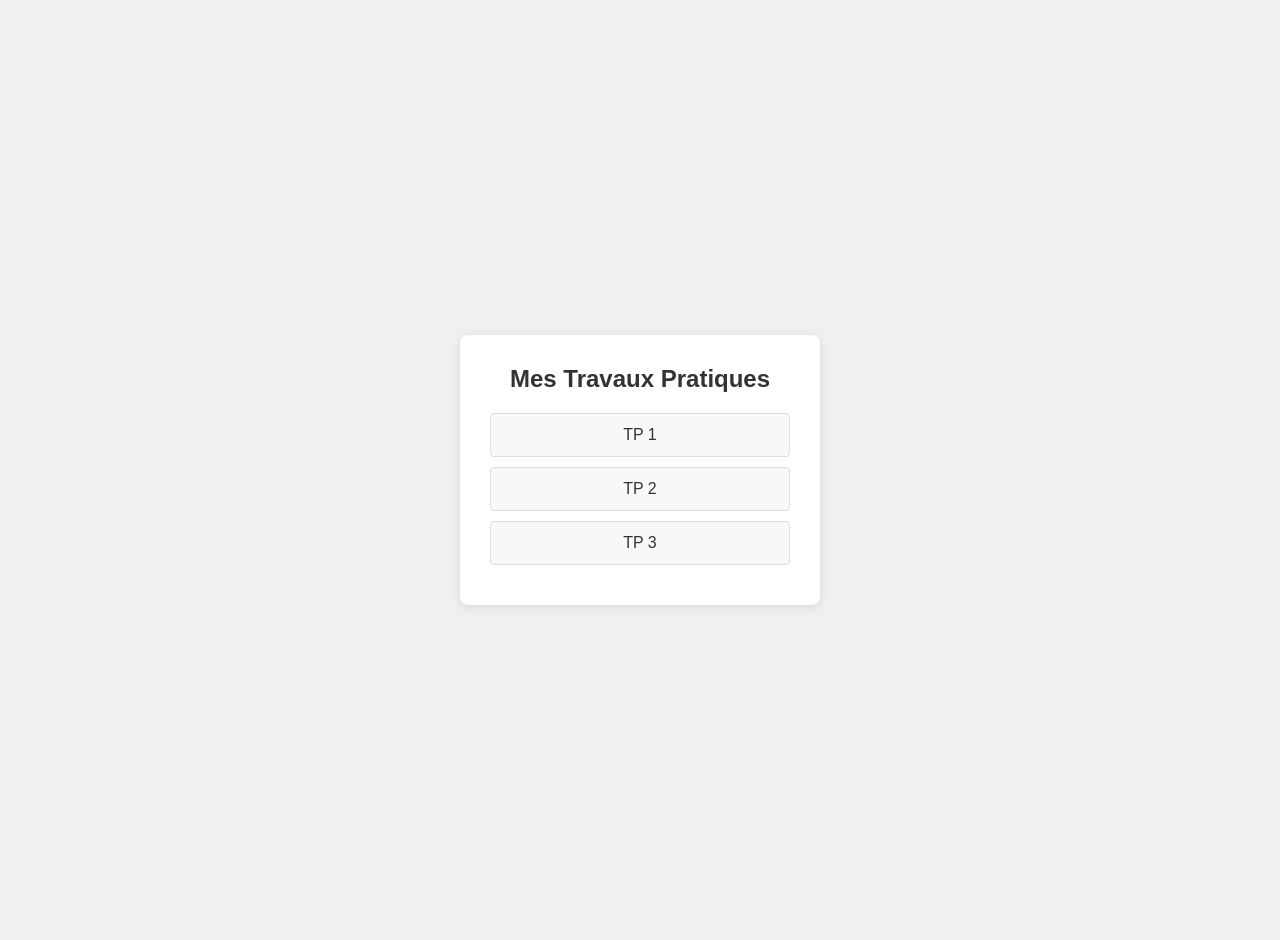
<file: index.html>
<!DOCTYPE html>
<html lang="en">
<head>
    <meta charset="UTF-8">
    <meta name="viewport" content="width=device-width, initial-scale=1.0">
    <title>Mes TP</title>
    <style>
        body {
            font-family: Arial, sans-serif;
            background: #f0f0f0;
            margin: 0;
            padding: 20px;
            display: flex;
            flex-direction: column;
            align-items: center;
            justify-content: center;
            min-height: 100vh;
        }

        .menu {
            background: white;
            padding: 30px;
            border-radius: 8px;
            box-shadow: 0 2px 10px rgba(0,0,0,0.1);
            width: 300px;
            text-align: center;
        }

        h1 {
            color: #333;
            font-size: 24px;
            margin: 0 0 20px 0;
        }

        a {
            display: block;
            padding: 12px;
            margin: 10px 0;
            background: #f8f8f8;
            color: #333;
            text-decoration: none;
            border: 1px solid #ddd;
            border-radius: 4px;
            transition: 0.2s;
        }

        a:hover {
            background: #e0e0e0;
            border-color: #999;
        }
    </style>
</head>
<body>
    <div class="menu">
        <h1>Mes Travaux Pratiques</h1>
        <a href="tp1/index.html">TP 1</a>
        <a href="tp2/index.html">TP 2</a>
        <a href="tp3/index.html">TP 3</a>
    </div>
</body>
</html>
</file>
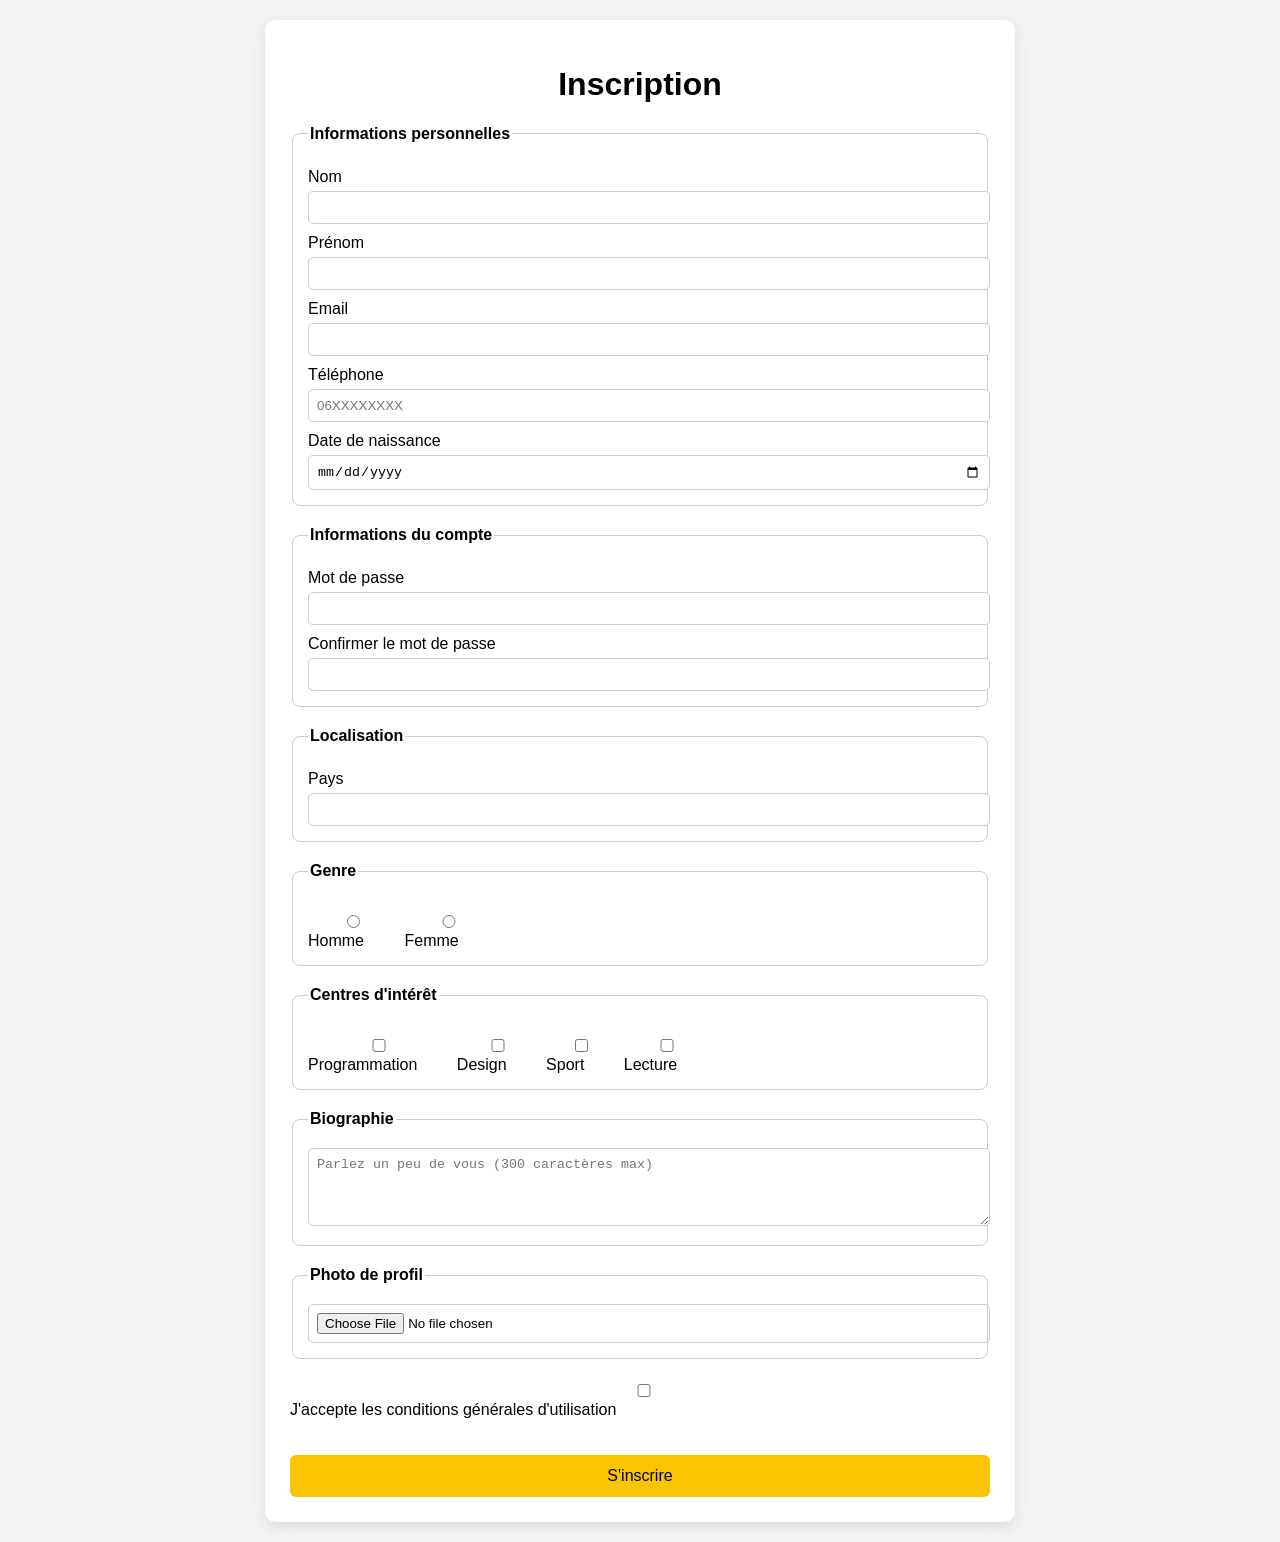
<file: tp2/index.html>
<!DOCTYPE html>
<html lang="fr">
<head>
<meta charset="UTF-8">
<meta name="viewport" content="width=device-width, initial-scale=1.0">
<title>Formulaire d'inscription</title>

<style>
body{
    font-family: Arial, sans-serif;
    background:#f4f4f4;
    margin:0;
    padding:20px;
}

form{
    max-width:700px;
    margin:auto;
    background:white;
    padding:25px;
    border-radius:10px;
    box-shadow:0 5px 15px rgba(0,0,0,0.1);
}

h1{
    text-align:center;
}

fieldset{
    border:1px solid #ccc;
    margin-bottom:20px;
    padding:15px;
    border-radius:8px;
}

legend{
    font-weight:bold;
}

label{
    display:block;
    margin-top:10px;
}

input, select, textarea{
    width:100%;
    padding:8px;
    margin-top:5px;
    border-radius:5px;
    border:1px solid #ccc;
}

.radio-group,
.checkbox-group{
    display:flex;
    gap:15px;
    margin-top:5px;
}

button{
    background:#FAC400;
    border:none;
    padding:12px;
    width:100%;
    font-size:16px;
    border-radius:6px;
    cursor:pointer;
}

button:hover{
    background:#e6b800;
}
</style>
</head>

<body>

<form>

<h1>Inscription</h1>

<!-- Informations personnelles -->
<fieldset>
<legend>Informations personnelles</legend>

<label for="nom">Nom</label>
<input type="text" id="nom" name="nom" required autocomplete="family-name"
oninvalid="this.setCustomValidity('Veuillez entrer votre nom')"
oninput="this.setCustomValidity('')">

<label for="prenom">Prénom</label>
<input type="text" id="prenom" name="prenom" required autocomplete="given-name"
oninvalid="this.setCustomValidity('Veuillez entrer votre prénom')"
oninput="this.setCustomValidity('')">

<label for="email">Email</label>
<input type="email" id="email" name="email" required autocomplete="email"
oninvalid="this.setCustomValidity('Veuillez entrer un email valide')"
oninput="this.setCustomValidity('')">

<label for="telephone">Téléphone</label>
<input type="tel" id="telephone" name="telephone"
pattern="^(\+33|0)[1-9](\d{2}){4}$"
placeholder="06XXXXXXXX"
required autocomplete="tel"
oninvalid="this.setCustomValidity('Numéro français invalide')"
oninput="this.setCustomValidity('')">

<label for="date">Date de naissance</label>
<input type="date" id="date" name="date"
max="2008-01-01"
required
oninvalid="this.setCustomValidity('Vous devez avoir au moins 18 ans')"
oninput="this.setCustomValidity('')">

</fieldset>

<!-- Compte -->
<fieldset>
<legend>Informations du compte</legend>

<label for="password">Mot de passe</label>
<input type="password"
id="password"
name="password"
required
minlength="8"
pattern="(?=.*[A-Z])(?=.*[0-9]).{8,}"
autocomplete="new-password"
oninvalid="this.setCustomValidity('Mot de passe : 8 caractères minimum, 1 majuscule et 1 chiffre')"
oninput="this.setCustomValidity('')">

<label for="confirm">Confirmer le mot de passe</label>
<input type="password"
id="confirm"
name="confirm"
required
autocomplete="new-password">

</fieldset>

<!-- Pays -->
<fieldset>
<legend>Localisation</legend>

<label for="pays">Pays</label>
<input list="listePays" id="pays" name="pays" required>

<datalist id="listePays">
<option value="France">
<option value="Maroc">
<option value="Belgique">
<option value="Canada">
<option value="Suisse">
</datalist>

</fieldset>

<!-- Genre -->
<fieldset>
<legend>Genre</legend>

<div class="radio-group">
<label><input type="radio" name="genre" value="homme" required> Homme</label>
<label><input type="radio" name="genre" value="femme"> Femme</label>
</div>

</fieldset>

<!-- Centres d'intérêt -->
<fieldset>
<legend>Centres d'intérêt</legend>

<div class="checkbox-group">
<label><input type="checkbox" name="interets" value="programmation"> Programmation</label>
<label><input type="checkbox" name="interets" value="design"> Design</label>
<label><input type="checkbox" name="interets" value="sport"> Sport</label>
<label><input type="checkbox" name="interets" value="lecture"> Lecture</label>
</div>

</fieldset>

<!-- Bio -->
<fieldset>
<legend>Biographie</legend>

<textarea name="bio"
maxlength="300"
rows="4"
placeholder="Parlez un peu de vous (300 caractères max)"></textarea>

</fieldset>

<!-- Photo -->
<fieldset>
<legend>Photo de profil</legend>

<input type="file" name="photo" accept="image/*">

</fieldset>

<!-- CGU -->
<label>
<input type="checkbox" required>
J'accepte les conditions générales d'utilisation
</label>

<br><br>

<button type="submit">S'inscrire</button>

</form>

</body>
</html>
</file>
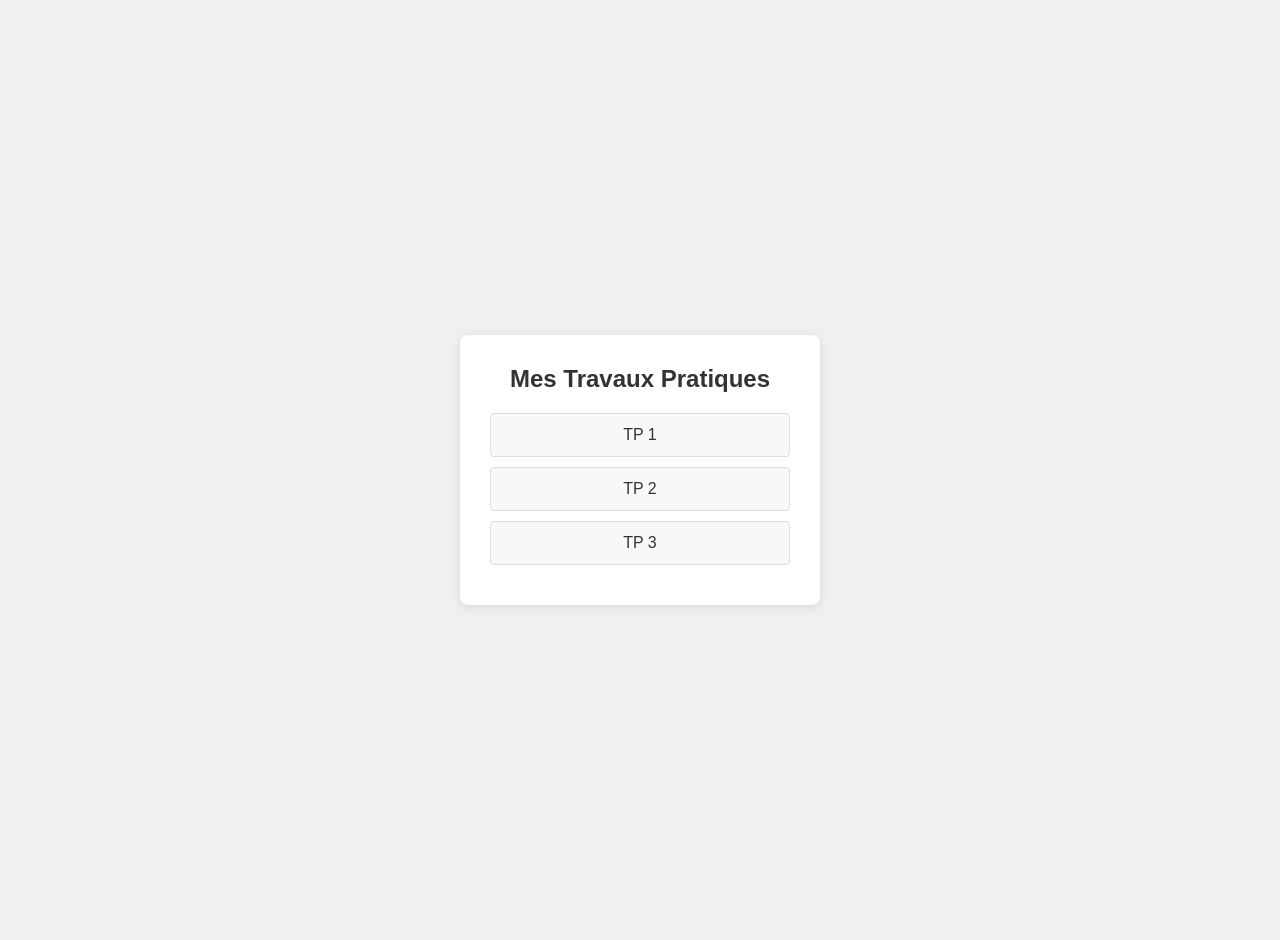
<file: TP.html>
<!DOCTYPE html>
<html lang="en">
<head>
    <meta charset="UTF-8">
    <meta name="viewport" content="width=device-width, initial-scale=1.0">
    <title>Mes TP</title>
    <style>
        body {
            font-family: Arial, sans-serif;
            background: #f0f0f0;
            margin: 0;
            padding: 20px;
            display: flex;
            flex-direction: column;
            align-items: center;
            justify-content: center;
            min-height: 100vh;
        }

        .menu {
            background: white;
            padding: 30px;
            border-radius: 8px;
            box-shadow: 0 2px 10px rgba(0,0,0,0.1);
            width: 300px;
            text-align: center;
        }

        h1 {
            color: #333;
            font-size: 24px;
            margin: 0 0 20px 0;
        }

        a {
            display: block;
            padding: 12px;
            margin: 10px 0;
            background: #f8f8f8;
            color: #333;
            text-decoration: none;
            border: 1px solid #ddd;
            border-radius: 4px;
            transition: 0.2s;
        }

        a:hover {
            background: #e0e0e0;
            border-color: #999;
        }
    </style>
</head>
<body>
    <div class="menu">
        <h1>Mes Travaux Pratiques</h1>
        <a href="TP1/tp1.html">TP 1</a>
        <a href="TP2/tp2.html">TP 2</a>
        <a href="site/index.html">TP 3</a>
    </div>
</body>
</html>
</file>
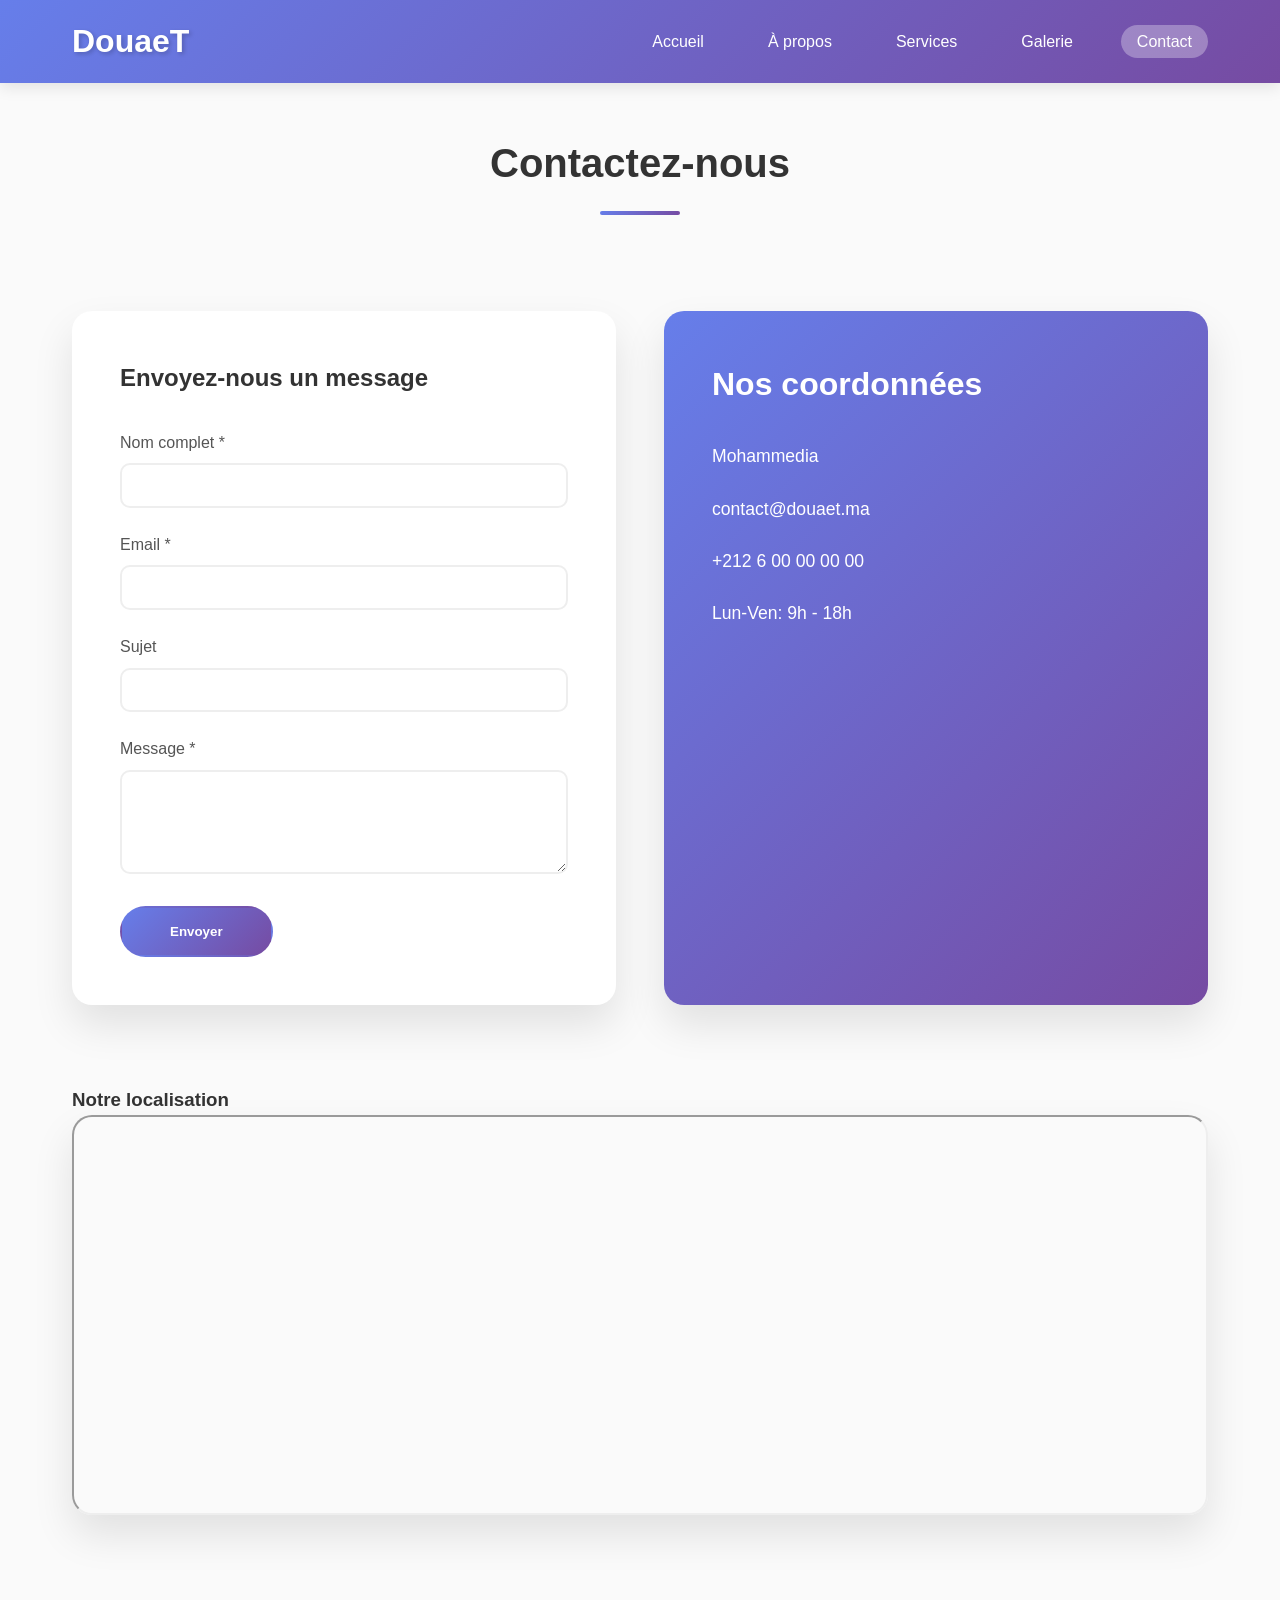
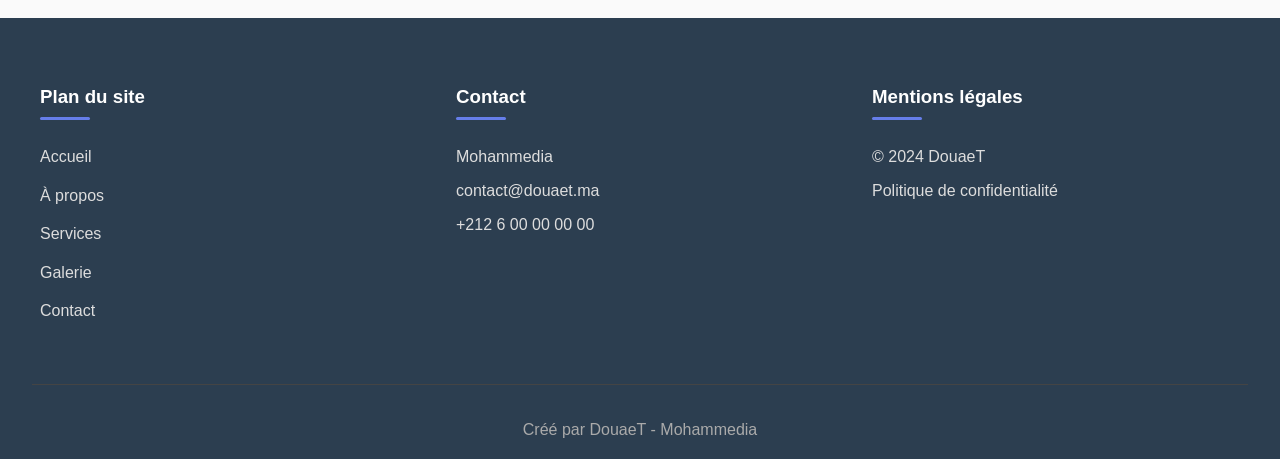
<file: site/pages/contact.html>
<!DOCTYPE html>
<html lang="fr">
<head>
    <meta charset="UTF-8">
    <meta name="viewport" content="width=device-width, initial-scale=1.0">
    <title>Contact - DouaeT</title>
   
    <link rel="stylesheet" href="../css/style.css">
</head>
<body>
    <header>
        <nav>
            <a href="../index.html" class="logo">DouaeT</a>
            <ul class="nav-links">
                <li><a href="../index.html">Accueil</a></li>
                <li><a href="about.html">À propos</a></li>
                <li><a href="services.html">Services</a></li>
                <li><a href="gallery.html">Galerie</a></li>
                <li><a href="contact.html" class="active">Contact</a></li>
            </ul>
        </nav>
    </header>

    <main>
        <h2 class="section-title">Contactez-nous</h2>
        
        <section class="contact-section">
            <div class="contact-form">
                <h2>Envoyez-nous un message</h2>
                <form action="#" method="POST">
                    <div class="form-group">
                        <label for="name">Nom complet *</label>
                        <input type="text" id="name" name="name" required>
                    </div>

                    <div class="form-group">
                        <label for="email">Email *</label>
                        <input type="email" id="email" name="email" required>
                    </div>

                    <div class="form-group">
                        <label for="subject">Sujet</label>
                        <input type="text" id="subject" name="subject">
                    </div>

                    <div class="form-group">
                        <label for="message">Message *</label>
                        <textarea id="message" name="message" rows="5" required></textarea>
                    </div>

                    <button type="submit" class="btn">Envoyer</button>
                </form>
            </div>

            <div class="contact-info">
                <h3>Nos coordonnées</h3>
                <p> Mohammedia</p>
                <p> contact@douaet.ma</p>
                <p> +212 6 00 00 00 00</p>
                <p> Lun-Ven: 9h - 18h</p>
            </div>

            <div class="map-container">
                <h3>Notre localisation</h3>
                <iframe 
                    src="https://www.google.com/maps/embed?pb=!1m18!1m12!1m3!1d3323.147837504951!2d-7.386482684796123!3d33.60694708072998!2m3!1f0!2f0!3f0!3m2!1i1024!2i768!4f13.1!3m3!1m2!1s0xda7b2b3c5c5c5c5%3A0x8c5c5c5c5c5c5c!2sENSET%20Mohammedia!5e0!3m2!1sfr!2sma!4v1620000000000!5m2!1sfr!2sma"
                    allowfullscreen=""
                    loading="lazy">
                </iframe>
            </div>
        </section>
    </main>

    <footer>
        <div class="footer-content">
            <div class="footer-section">
                <h3>Plan du site</h3>
                <ul>
                    <li><a href="../index.html">Accueil</a></li>
                    <li><a href="about.html">À propos</a></li>
                    <li><a href="services.html">Services</a></li>
                    <li><a href="gallery.html">Galerie</a></li>
                    <li><a href="contact.html">Contact</a></li>
                </ul>
            </div>
            <div class="footer-section">
                <h3>Contact</h3>
                <p> Mohammedia</p>
                <p> contact@douaet.ma</p>
                <p> +212 6 00 00 00 00</p>
            </div>
            <div class="footer-section">
                <h3>Mentions légales</h3>
                <p>© 2024 DouaeT</p>
                <p><a href="#">Politique de confidentialité</a></p>
            </div>
        </div>
        <div class="footer-bottom">
            <p>Créé par DouaeT - Mohammedia</p>
        </div>
    </footer>
</body>
</html>
</file>
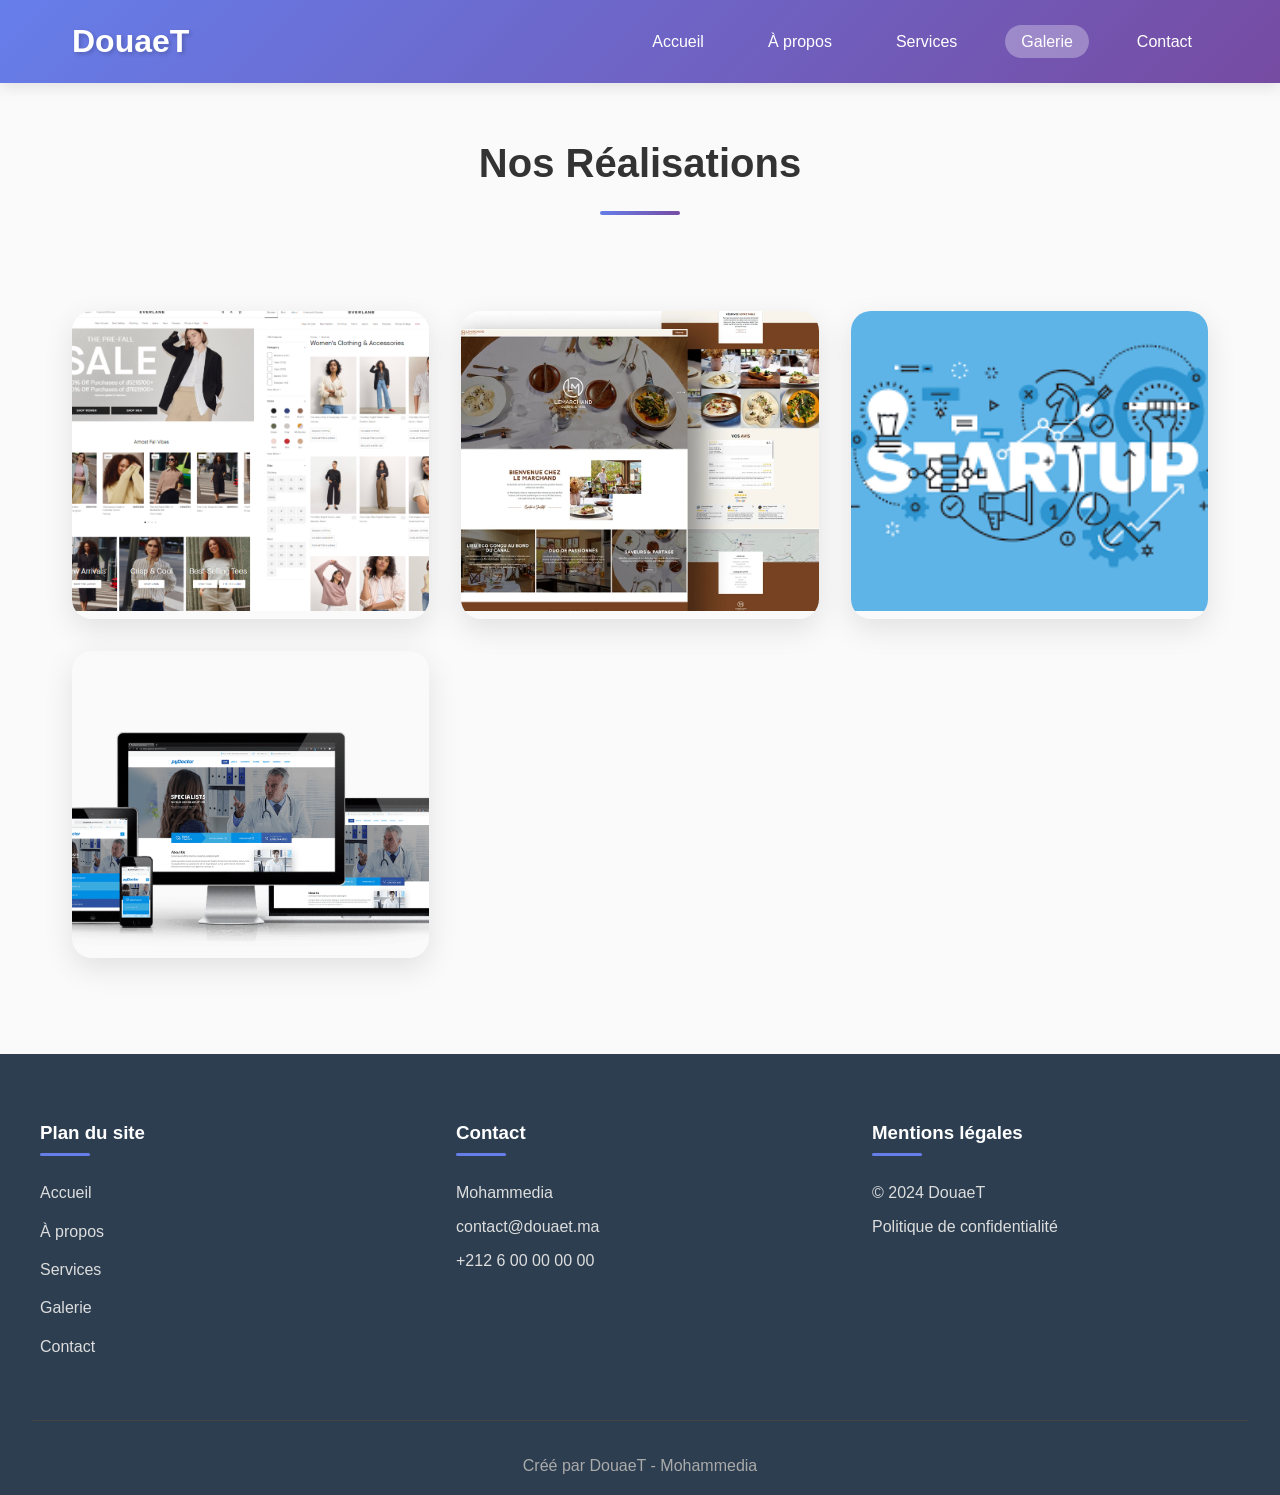
<file: site/pages/gallery.html>
<!DOCTYPE html>
<html lang="fr">
<head>
    <meta charset="UTF-8">
    <meta name="viewport" content="width=device-width, initial-scale=1.0">
    <title>Galerie - DouaeT</title>
    
    <link rel="stylesheet" href="../css/style.css">
</head>
<body>
    <header>
        <nav>
            <a href="../index.html" class="logo">DouaeT</a>
            <ul class="nav-links">
                <li><a href="../index.html">Accueil</a></li>
                <li><a href="about.html">À propos</a></li>
                <li><a href="services.html">Services</a></li>
                <li><a href="gallery.html" class="active">Galerie</a></li>
                <li><a href="contact.html">Contact</a></li>
            </ul>
        </nav>
    </header>

    <main>
        <h2 class="section-title">Nos Réalisations</h2>
        
        <section class="gallery-grid">
            <figure class="gallery-item">
                <picture>
                    <img src="../images/gallery1.png" alt="Site e-commerce pour boutique de mode">
                </picture>
                <figcaption>Site e-commerce - Boutique de mode</figcaption>
            </figure>

            <figure class="gallery-item">
                <picture>
                    <img src="../images/gallery2.jpg" alt="Site vitrine pour restaurant">
                </picture>
                <figcaption>Site vitrine - Restaurant</figcaption>
            </figure>

            <figure class="gallery-item">
                <picture>
                    <img src="../images/gallery3.jpg" alt="Application web pour startup">
                </picture>
                <figcaption>Application web - Startup</figcaption>
            </figure>

            <figure class="gallery-item">
                <picture>
                    <img src="../images/gallery4.jpg" alt="Site pour cabinet médical">
                </picture>
                <figcaption>Site professionnel - Cabinet médical</figcaption>
            </figure>
        </section>
    </main>

    <footer>
        <div class="footer-content">
            <div class="footer-section">
                <h3>Plan du site</h3>
                <ul>
                    <li><a href="../index.html">Accueil</a></li>
                    <li><a href="about.html">À propos</a></li>
                    <li><a href="services.html">Services</a></li>
                    <li><a href="gallery.html">Galerie</a></li>
                    <li><a href="contact.html">Contact</a></li>
                </ul>
            </div>
            <div class="footer-section">
                <h3>Contact</h3>
                <p> Mohammedia</p>
                <p> contact@douaet.ma</p>
                <p> +212 6 00 00 00 00</p>
            </div>
            <div class="footer-section">
                <h3>Mentions légales</h3>
                <p>© 2024 DouaeT</p>
                <p><a href="#">Politique de confidentialité</a></p>
            </div>
        </div>
        <div class="footer-bottom">
            <p>Créé par DouaeT - Mohammedia</p>
        </div>
    </footer>
</body>
</html>
</file>
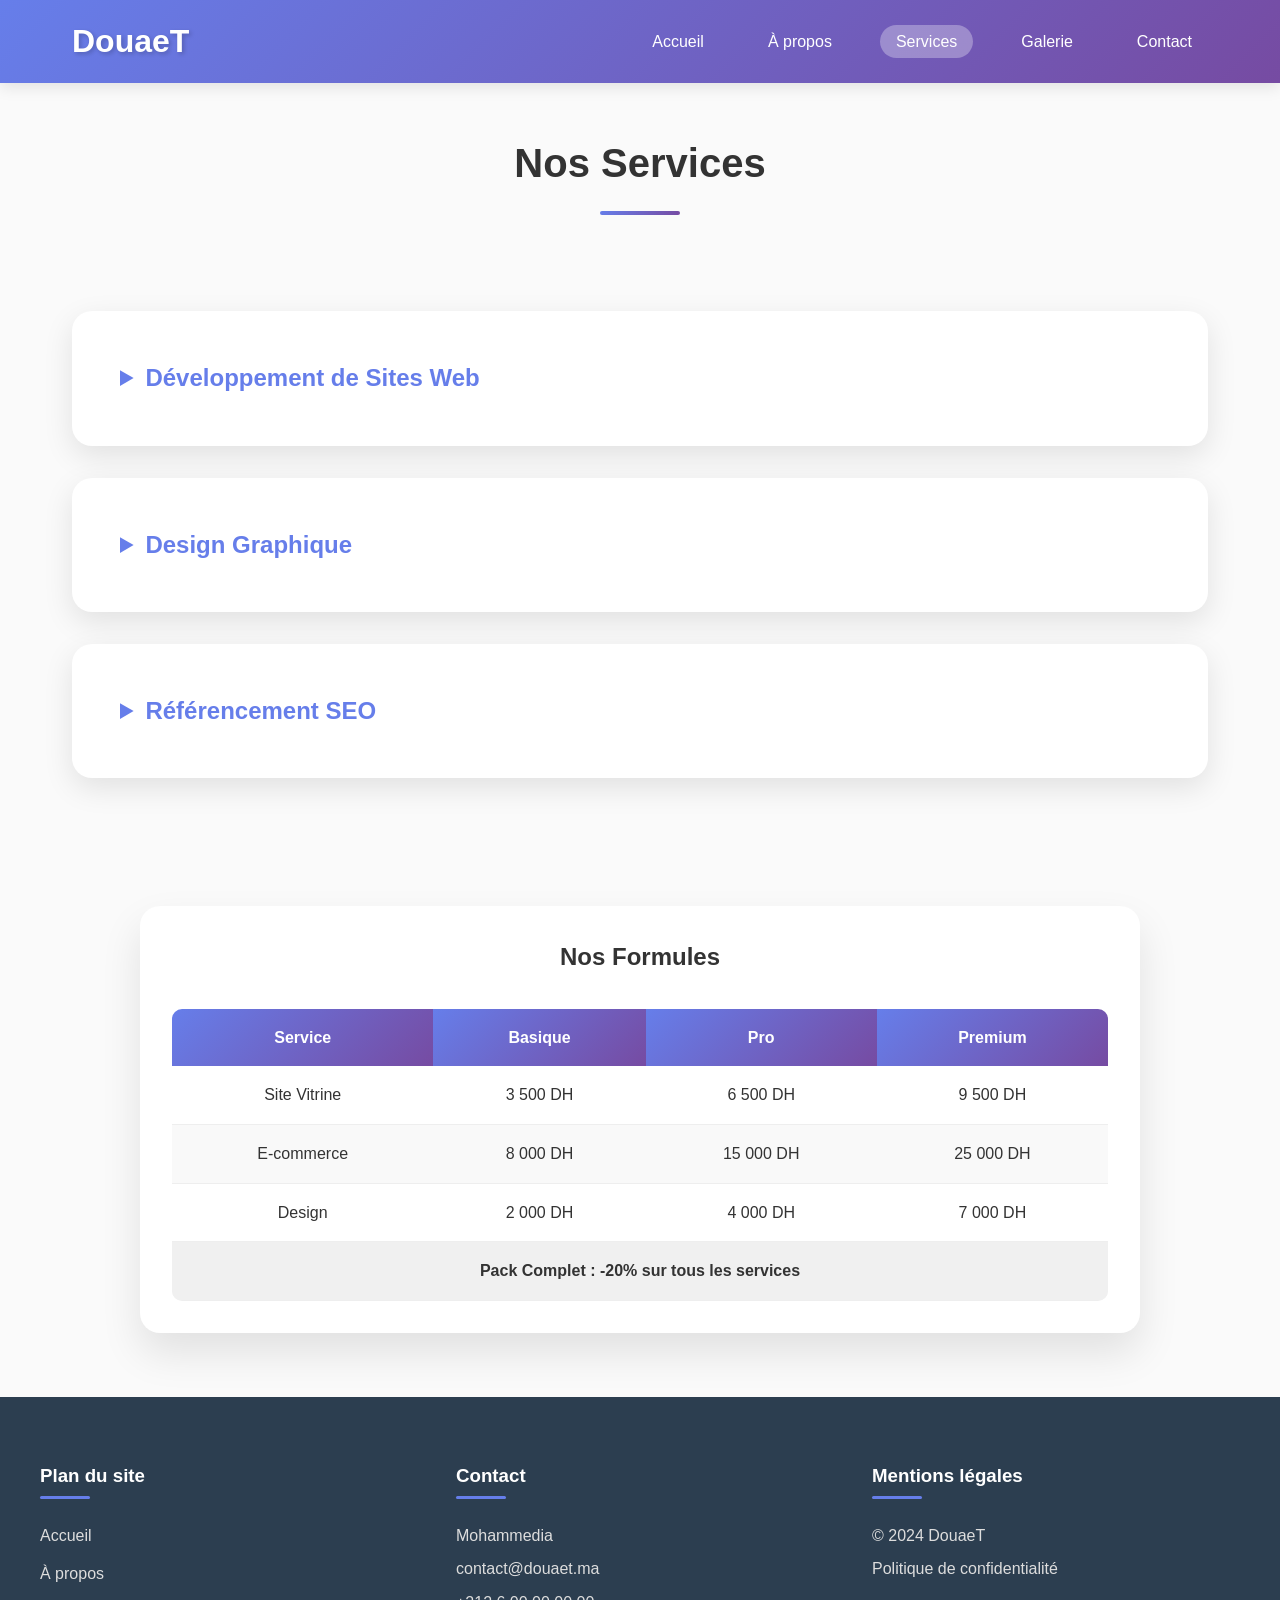
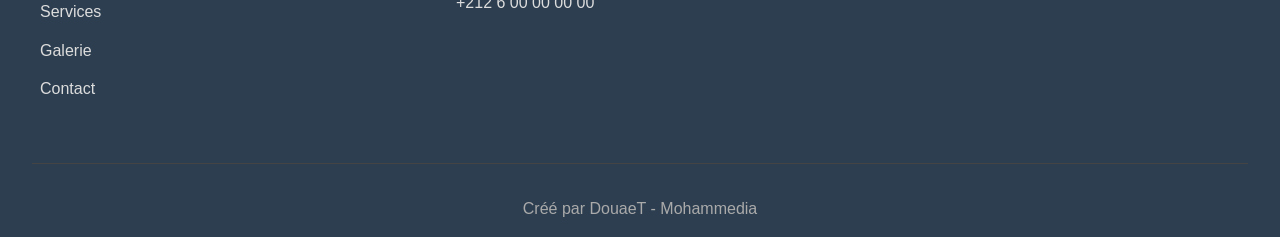
<file: site/pages/services.html>
<!DOCTYPE html>
<html lang="fr">
<head>
    <meta charset="UTF-8">
    <meta name="viewport" content="width=device-width, initial-scale=1.0">
    <title>Nos Services - DouaeT</title>
   
    
    <link rel="stylesheet" href="../css/style.css">
</head>
<body>
    <header>
        <nav>
            <a href="../index.html" class="logo">DouaeT</a>
            <ul class="nav-links">
                <li><a href="../index.html">Accueil</a></li>
                <li><a href="about.html">À propos</a></li>
                <li><a href="services.html" class="active">Services</a></li>
                <li><a href="gallery.html">Galerie</a></li>
                <li><a href="contact.html">Contact</a></li>
            </ul>
        </nav>
    </header>

    <main>
        <h2 class="section-title">Nos Services</h2>
        
        <section class="services-detail">
            <div class="service-item">
                <details>
                    <summary>Développement de Sites Web</summary>
                    <p>Nous créons des sites web responsifs et performants adaptés à tous vos besoins :</p>
                    <ul>
                        <li>Sites vitrines pour présenter votre activité</li>
                        <li>Sites e-commerce pour vendre en ligne</li>
                        <li>Applications web sur mesure</li>
                    </ul>
                </details>
            </div>

            <div class="service-item">
                <details>
                    <summary>Design Graphique</summary>
                    <p>Une identité visuelle forte pour votre marque :</p>
                    <ul>
                        <li>Création de logos et chartes graphiques</li>
                        <li>Maquettes UI/UX modernes</li>
                        <li>Design responsive et adaptatif</li>
                        <li>Supports de communication</li>
                    </ul>
                </details>
            </div>

            <div class="service-item">
                <details>
                    <summary>Référencement SEO</summary>
                    <p>Optimisez votre visibilité sur les moteurs de recherche :</p>
                    <ul>
                        <li>Audit SEO complet</li>
                        <li>Optimisation technique</li>
                        <li>Rédaction de contenu optimisé</li>
                        <li>Suivi des performances</li>
                    </ul>
                </details>
            </div>
        </section>

        <section class="pricing-table">
            <h2>Nos Formules</h2>
            <table>
                <thead>
                    <tr>
                        <th>Service</th>
                        <th>Basique</th>
                        <th>Pro</th>
                        <th>Premium</th>
                    </tr>
                </thead>
                <tbody>
                    <tr>
                        <td>Site Vitrine</td>
                        <td>3 500 DH</td>
                        <td>6 500 DH</td>
                        <td>9 500 DH</td>
                    </tr>
                    <tr>
                        <td>E-commerce</td>
                        <td>8 000 DH</td>
                        <td>15 000 DH</td>
                        <td>25 000 DH</td>
                    </tr>
                    <tr>
                        <td>Design</td>
                        <td>2 000 DH</td>
                        <td>4 000 DH</td>
                        <td>7 000 DH</td>
                    </tr>
                    <tr>
                        <td colspan="4" style="background: #f0f0f0; font-weight: bold;">
                            Pack Complet : -20% sur tous les services
                        </td>
                    </tr>
                </tbody>
            </table>
        </section>
    </main>

    <footer>
        <div class="footer-content">
            <div class="footer-section">
                <h3>Plan du site</h3>
                <ul>
                    <li><a href="../index.html">Accueil</a></li>
                    <li><a href="about.html">À propos</a></li>
                    <li><a href="services.html">Services</a></li>
                    <li><a href="gallery.html">Galerie</a></li>
                    <li><a href="contact.html">Contact</a></li>
                </ul>
            </div>
            <div class="footer-section">
                <h3>Contact</h3>
                <p> Mohammedia</p>
                <p> contact@douaet.ma</p>
                <p> +212 6 00 00 00 00</p>
            </div>
            <div class="footer-section">
                <h3>Mentions légales</h3>
                <p>© 2024 DouaeT</p>
                <p><a href="#">Politique de confidentialité</a></p>
            </div>
        </div>
        <div class="footer-bottom">
            <p>Créé par DouaeT - Mohammedia</p>
        </div>
    </footer>
</body>
</html>
</file>
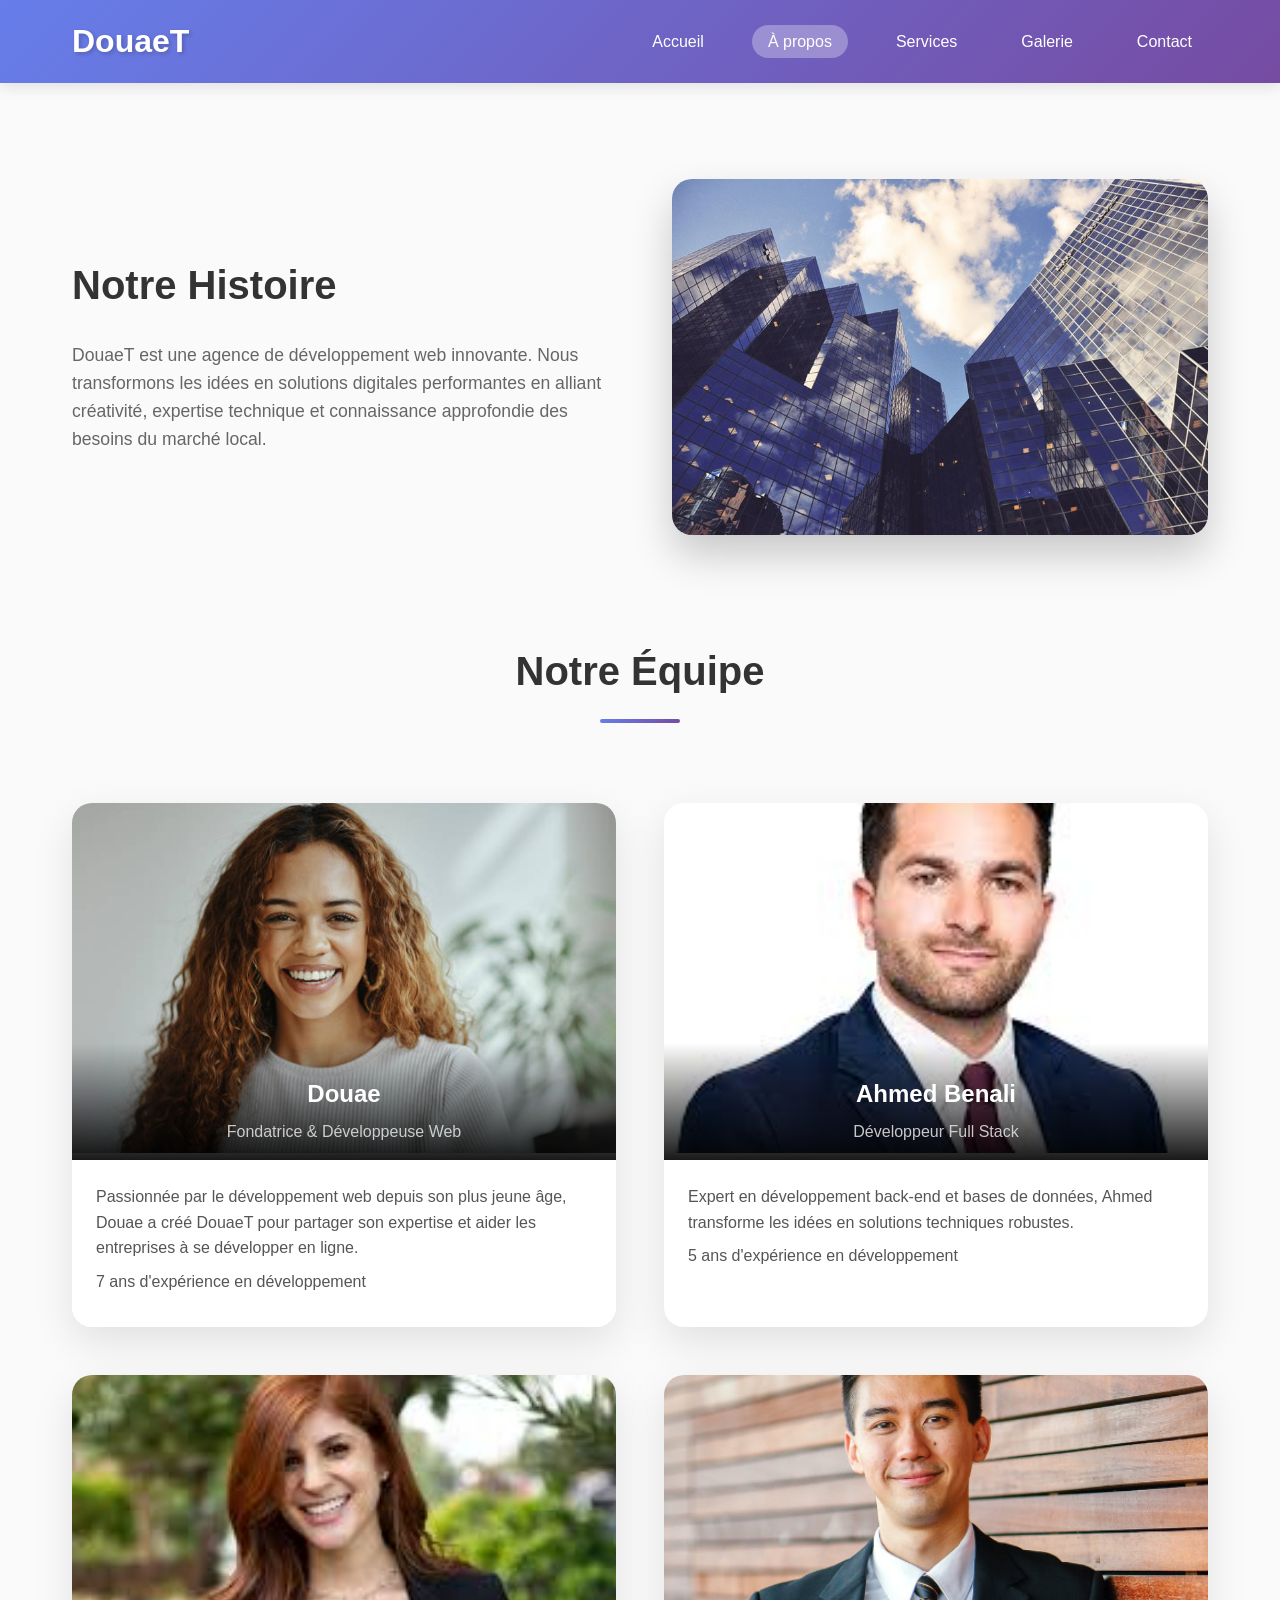
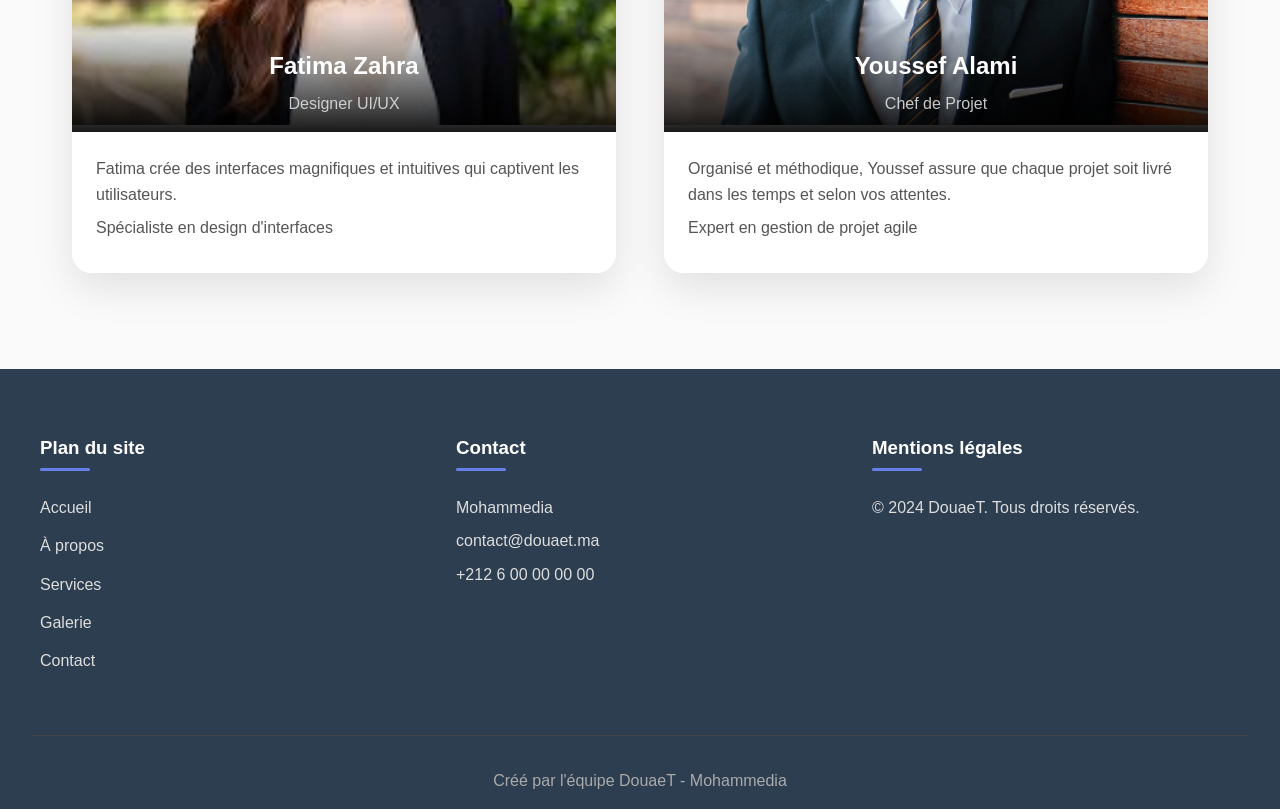
<file: tp3/pages/about.html>
<!DOCTYPE html>
<html lang="fr">
<head>
    <meta charset="UTF-8">
    <meta name="viewport" content="width=device-width, initial-scale=1.0">
    <title>À propos & Équipe - DouaeT</title>
  
    
    <link rel="stylesheet" href="../css/style.css">
    <link rel="icon" type="image/x-icon" href="../favicon.ico">
</head>
<body>
    <header>
        <nav>
            <a href="../index.html" class="logo">DouaeT</a>
            <ul class="nav-links">
                <li><a href="../index.html">Accueil</a></li>
                <li><a href="about.html" class="active">À propos</a></li>
                <li><a href="services.html">Services</a></li>
                <li><a href="gallery.html">Galerie</a></li>
                <li><a href="contact.html">Contact</a></li>
            </ul>
        </nav>
    </header>

    <main>
        <!-- Section Histoire -->
        <section class="about-section">
            <div class="about-content">
                <div class="about-text">
                    <h2>Notre Histoire</h2>
                    <p>DouaeT est une agence de développement web innovante. Nous transformons les idées en solutions digitales performantes en alliant créativité, expertise technique et connaissance approfondie des besoins du marché local.</p>
                </div>
                <div class="about-image">
                    <img src="../images/about.jpg" alt="ENSET Mohammedia">
                </div>
            </div>
        </section>

        <h2 class="section-title">Notre Équipe</h2>
        
        <section class="team-grid">
            <div class="team-member">
                <figure>
                    <img src="../images/douae.jpg" 
                         sizes="(max-width: 768px) 300px, 600px"
                         alt="Douae - Fondatrice de DouaeT">
                    <figcaption>
                        <h3>Douae</h3>
                        <p class="role">Fondatrice & Développeuse Web</p>
                    </figcaption>
                </figure>
                <div class="member-bio">
                    <p>Passionnée par le développement web depuis son plus jeune âge, Douae a créé DouaeT pour partager son expertise et aider les entreprises à se développer en ligne.</p>
                    <p> 7 ans d'expérience en développement</p>
                </div>
            </div>

            <div class="team-member">
                <figure>
                    <img src="../images/ahmed.jpg" 
                         sizes="(max-width: 768px) 300px, 600px"
                         alt="Ahmed - Développeur Full Stack">
                    <figcaption>
                        <h3>Ahmed Benali</h3>
                        <p class="role">Développeur Full Stack</p>
                    </figcaption>
                </figure>
                <div class="member-bio">
                    <p>Expert en développement back-end et bases de données, Ahmed transforme les idées en solutions techniques robustes.</p>
                    <p> 5 ans d'expérience en développement</p>
                </div>
            </div>

            <div class="team-member">
                <figure>
                    <img src="../images/fatima.jpg" 
                         sizes="(max-width: 768px) 300px, 600px"
                         alt="Fatima - Designer UI/UX">
                    <figcaption>
                        <h3>Fatima Zahra</h3>
                        <p class="role">Designer UI/UX</p>
                    </figcaption>
                </figure>
                <div class="member-bio">
                    <p>Fatima crée des interfaces magnifiques et intuitives qui captivent les utilisateurs.</p>
                    <p> Spécialiste en design d'interfaces</p>
                </div>
            </div>

            <div class="team-member">
                <figure>
                    <img src="../images/youssef.jpg" 
                         sizes="(max-width: 768px) 300px, 600px"
                         alt="Youssef - Chef de Projet">
                    <figcaption>
                        <h3>Youssef Alami</h3>
                        <p class="role">Chef de Projet</p>
                    </figcaption>
                </figure>
                <div class="member-bio">
                    <p>Organisé et méthodique, Youssef assure que chaque projet soit livré dans les temps et selon vos attentes.</p>
                    <p> Expert en gestion de projet agile</p>
                </div>
            </div>

           

           
        </section>

    </main>

    <footer>
        <div class="footer-content">
            <div class="footer-section">
                <h3>Plan du site</h3>
                <ul>
                    <li><a href="../index.html">Accueil</a></li>
                    <li><a href="about.html">À propos</a></li>
                    <li><a href="services.html">Services</a></li>
                    <li><a href="gallery.html">Galerie</a></li>
                    <li><a href="contact.html">Contact</a></li>
                </ul>
            </div>
            <div class="footer-section">
                <h3>Contact</h3>
                <p> Mohammedia</p>
                <p> contact@douaet.ma</p>
                <p> +212 6 00 00 00 00</p>
            </div>
           
            <div class="footer-section">
                <h3>Mentions légales</h3>
                <p>© 2024 DouaeT. Tous droits réservés.</p>
            </div>
        </div>
        <div class="footer-bottom">
            <p>Créé par l'équipe DouaeT - Mohammedia</p>
        </div>
    </footer>
</body>
</html>
</file>
<file: site/css/style.css>
* {
    margin: 0;
    padding: 0;
    box-sizing: border-box;
}

body {
    font-family: 'Poppins', 'Segoe UI', sans-serif;
    line-height: 1.6;
    color: #333;
    background: #fafafa;
}

/* Navigation */
header {
    background: linear-gradient(135deg, #667eea 0%, #764ba2 100%);
    box-shadow: 0 4px 15px rgba(0,0,0,0.1);
    position: sticky;
    top: 0;
    z-index: 100;
}

nav {
    max-width: 1200px;
    margin: 0 auto;
    padding: 1rem 2rem;
    display: flex;
    justify-content: space-between;
    align-items: center;
}

.logo {
    font-size: 2rem;
    font-weight: bold;
    color: white;
    text-decoration: none;
    text-shadow: 2px 2px 4px rgba(0,0,0,0.2);
}

.nav-links {
    display: flex;
    list-style: none;
    gap: 2rem;
}

.nav-links a {
    text-decoration: none;
    color: white;
    font-weight: 500;
    padding: 0.5rem 1rem;
    border-radius: 25px;
    transition: all 0.3s;
}

.nav-links a:hover {
    background: rgba(255,255,255,0.2);
    transform: translateY(-2px);
}

.nav-links a.active {
    background: rgba(255,255,255,0.3);
}

/* Hero Section */
.hero {
    position: relative;
    height: 90vh;
    overflow: hidden;
    display: flex;
    align-items: center;
    justify-content: center;
    text-align: center;
    color: white;
}

.hero img {
    position: absolute;
    top: 0;
    left: 0;
    width: 100%;
    height: 100%;
    object-fit: cover;
    z-index: -1;
    filter: brightness(0.7);
}

.hero-content {
    background: rgba(0,0,0,0.5);
    backdrop-filter: blur(5px);
    padding: 3rem;
    border-radius: 20px;
    max-width: 800px;
    animation: fadeInUp 1s ease;
}

@keyframes fadeInUp {
    from {
        opacity: 0;
        transform: translateY(30px);
    }
    to {
        opacity: 1;
        transform: translateY(0);
    }
}

.hero-content h1 {
    font-size: 4rem;
    margin-bottom: 1rem;
    text-shadow: 2px 2px 4px rgba(0,0,0,0.3);
}

.hero-content p {
    font-size: 1.5rem;
    margin-bottom: 2rem;
}

.btn {
    display: inline-block;
    background: linear-gradient(135deg, #667eea 0%, #764ba2 100%);
    color: white;
    padding: 1rem 3rem;
    text-decoration: none;
    border-radius: 50px;
    font-weight: 600;
    transition: all 0.3s;
    border: 2px solid transparent;
}

.btn:hover {
    transform: translateY(-3px);
    box-shadow: 0 10px 20px rgba(0,0,0,0.2);
    border-color: white;
}

/* Section titres */
.section-title {
    text-align: center;
    font-size: 2.5rem;
    margin: 3rem 0;
    color: #333;
    position: relative;
}

.section-title::after {
    content: '';
    display: block;
    width: 80px;
    height: 4px;
    background: linear-gradient(135deg, #667eea 0%, #764ba2 100%);
    margin: 1rem auto;
    border-radius: 2px;
}

/* Services */
.services-grid {
    display: grid;
    grid-template-columns: repeat(auto-fit, minmax(300px, 1fr));
    gap: 2rem;
    padding: 2rem;
    max-width: 1200px;
    margin: 0 auto;
}

.service-card {
    background: white;
    border-radius: 20px;
    overflow: hidden;
    box-shadow: 0 10px 30px rgba(0,0,0,0.1);
    transition: transform 0.3s;
}

.service-card:hover {
    transform: translateY(-10px);
}

.service-card img {
    width: 100%;
    height: 200px;
    object-fit: cover;
}

.service-card h3 {
    padding: 1.5rem 1.5rem 0.5rem;
    color: #333;
    font-size: 1.5rem;
}

.service-card p {
    padding: 0 1.5rem 1.5rem;
    color: #666;
}

/* Témoignages */
.testimonials {
    background: linear-gradient(135deg, #f5f7fa 0%, #c3cfe2 100%);
    padding: 4rem 2rem;
}

.testimonials-container {
    display: grid;
    grid-template-columns: repeat(auto-fit, minmax(300px, 1fr));
    gap: 2rem;
    max-width: 1200px;
    margin: 0 auto;
}

.testimonial {
    background: white;
    padding: 2rem;
    border-radius: 20px;
    box-shadow: 0 10px 30px rgba(0,0,0,0.1);
    position: relative;
}

.testimonial::before {
    content: '"';
    font-size: 4rem;
    color: #667eea;
    opacity: 0.3;
    position: absolute;
    top: -10px;
    left: 10px;
}

.testimonial p {
    font-style: italic;
    margin-bottom: 1rem;
    font-size: 1.1rem;
}

.testimonial cite {
    font-weight: bold;
    color: #667eea;
    font-style: normal;
}

/* Vidéo */
.video-section {
    max-width: 800px;
    margin: 4rem auto;
    padding: 2rem;
    text-align: center;
}

.video-section video {
    width: 100%;
    border-radius: 20px;
    box-shadow: 0 20px 40px rgba(0,0,0,0.2);
}

/* Page About */
.about-section {
    max-width: 1200px;
    margin: 4rem auto;
    padding: 2rem;
}

.about-content {
    display: grid;
    grid-template-columns: 1fr 1fr;
    gap: 4rem;
    align-items: center;
}

.about-text h2 {
    font-size: 2.5rem;
    margin-bottom: 1.5rem;
    color: #333;
}

.about-text p {
    margin-bottom: 1rem;
    color: #666;
    font-size: 1.1rem;
}

.about-image img {
    width: 100%;
    border-radius: 20px;
    box-shadow: 0 20px 40px rgba(0,0,0,0.2);
}

/* Valeurs */
.values-grid {
    display: grid;
    grid-template-columns: repeat(auto-fit, minmax(250px, 1fr));
    gap: 2rem;
    margin-top: 3rem;
}

.value-item {
    text-align: center;
    padding: 2rem;
    background: white;
    border-radius: 20px;
    box-shadow: 0 10px 30px rgba(0,0,0,0.1);
}

.value-item h3 {
    color: #667eea;
    margin-bottom: 1rem;
    font-size: 1.5rem;
}

/* Services page */
.services-detail {
    max-width: 1200px;
    margin: 4rem auto;
    padding: 2rem;
}

.service-item {
    background: white;
    border-radius: 20px;
    padding: 2rem;
    margin-bottom: 2rem;
    box-shadow: 0 10px 30px rgba(0,0,0,0.1);
}

.service-item summary {
    font-size: 1.5rem;
    font-weight: bold;
    color: #667eea;
    cursor: pointer;
    padding: 1rem;
    border-radius: 10px;
    transition: all 0.3s;
}

.service-item summary:hover {
    background: #f5f7fa;
}

.service-item p {
    padding: 1rem;
    color: #666;
}

.service-item ul {
    padding: 0 2rem 1rem;
    color: #666;
}

.service-item li {
    margin-bottom: 0.5rem;
}

/* Pricing Table */
.pricing-table {
    max-width: 1000px;
    margin: 4rem auto;
    padding: 2rem;
    background: white;
    border-radius: 20px;
    box-shadow: 0 20px 40px rgba(0,0,0,0.1);
}

.pricing-table h2 {
    text-align: center;
    margin-bottom: 2rem;
    color: #333;
}

table {
    width: 100%;
    border-collapse: collapse;
    border-radius: 10px;
    overflow: hidden;
}

th {
    background: linear-gradient(135deg, #667eea 0%, #764ba2 100%);
    color: white;
    padding: 1rem;
    font-weight: 600;
}

td {
    padding: 1rem;
    text-align: center;
    border-bottom: 1px solid #eee;
}

tr:nth-child(even) {
    background: #f9f9f9;
}

tr:hover {
    background: #f5f7fa;
}

/* Gallery Page */
.gallery-grid {
    display: grid;
    grid-template-columns: repeat(auto-fit, minmax(350px, 1fr));
    gap: 2rem;
    padding: 2rem;
    max-width: 1200px;
    margin: 4rem auto;
}

.gallery-item {
    position: relative;
    overflow: hidden;
    border-radius: 20px;
    box-shadow: 0 10px 30px rgba(0,0,0,0.1);
}

.gallery-item img {
    width: 100%;
    height: 300px;
    object-fit: cover;
    transition: transform 0.5s;
}

.gallery-item:hover img {
    transform: scale(1.1);
}

.gallery-item figcaption {
    position: absolute;
    bottom: 0;
    left: 0;
    right: 0;
    background: linear-gradient(to top, rgba(0,0,0,0.8), transparent);
    color: white;
    padding: 2rem 1rem 1rem;
    text-align: center;
    font-weight: 600;
    transform: translateY(100%);
    transition: transform 0.3s;
}

.gallery-item:hover figcaption {
    transform: translateY(0);
}

/* Contact Page */
.contact-section {
    max-width: 1200px;
    margin: 4rem auto;
    padding: 2rem;
    display: grid;
    grid-template-columns: 1fr 1fr;
    gap: 3rem;
}

.contact-form {
    background: white;
    padding: 3rem;
    border-radius: 20px;
    box-shadow: 0 20px 40px rgba(0,0,0,0.1);
}

.contact-form h2 {
    margin-bottom: 2rem;
    color: #333;
}

.form-group {
    margin-bottom: 1.5rem;
}

.form-group label {
    display: block;
    margin-bottom: 0.5rem;
    font-weight: 500;
    color: #555;
}

.form-group input,
.form-group textarea {
    width: 100%;
    padding: 0.8rem;
    border: 2px solid #eee;
    border-radius: 10px;
    font-family: inherit;
    transition: all 0.3s;
}

.form-group input:focus,
.form-group textarea:focus {
    outline: none;
    border-color: #667eea;
    box-shadow: 0 0 0 3px rgba(102,126,234,0.1);
}

.contact-info {
    background: linear-gradient(135deg, #667eea 0%, #764ba2 100%);
    color: white;
    padding: 3rem;
    border-radius: 20px;
    box-shadow: 0 20px 40px rgba(0,0,0,0.1);
}

.contact-info h3 {
    font-size: 2rem;
    margin-bottom: 2rem;
}

.contact-info p {
    margin-bottom: 1.5rem;
    font-size: 1.1rem;
    display: flex;
    align-items: center;
    gap: 1rem;
}

.contact-info i {
    width: 30px;
    font-size: 1.3rem;
}

.map-container {
    grid-column: 1 / -1;
    margin-top: 2rem;
}

.map-container iframe {
    width: 100%;
    height: 400px;
    border-radius: 20px;
    box-shadow: 0 20px 40px rgba(0,0,0,0.1);
}

footer {
    background: #2c3e50;
    color: white;
    padding: 4rem 2rem 1rem;
    margin-top: 4rem;
}

.footer-content {
    max-width: 1200px;
    margin: 0 auto;
    display: grid;
    grid-template-columns: repeat(auto-fit, minmax(250px, 1fr));
    gap: 3rem;
}

.footer-section h3 {
    margin-bottom: 1.5rem;
    position: relative;
    padding-bottom: 0.5rem;
}

.footer-section h3::after {
    content: '';
    position: absolute;
    bottom: 0;
    left: 0;
    width: 50px;
    height: 3px;
    background: #667eea;
    border-radius: 2px;
}

.footer-section ul {
    list-style: none;
}

.footer-section li {
    margin-bottom: 0.8rem;
}

.footer-section a {
    color: #ddd;
    text-decoration: none;
    transition: color 0.3s;
}

.footer-section a:hover {
    color: #667eea;
}

.footer-section p {
    color: #ddd;
    margin-bottom: 0.5rem;
}

.footer-bottom {
    text-align: center;
    margin-top: 3rem;
    padding-top: 2rem;
    border-top: 1px solid #444;
    color: #aaa;
}

/* Responsive */
@media (max-width: 768px) {
    .nav-links {
        display: none;
    }
    
    .hero-content h1 {
        font-size: 2.5rem;
    }
    
    .hero-content p {
        font-size: 1.2rem;
    }
    
    .about-content {
        grid-template-columns: 1fr;
    }
    
    .contact-section {
        grid-template-columns: 1fr;
    }
    
    .gallery-grid {
        grid-template-columns: 1fr;
    }
    
    .section-title {
        font-size: 2rem;
    }
}
</file>
<file: tp3/css/style.css>
* {
    margin: 0;
    padding: 0;
    box-sizing: border-box;
}

body {
    font-family: 'Poppins', 'Segoe UI', sans-serif;
    line-height: 1.6;
    color: #333;
    background: #fafafa;
}

/* Navigation */
header {
    background: linear-gradient(135deg, #667eea 0%, #764ba2 100%);
    box-shadow: 0 4px 15px rgba(0,0,0,0.1);
    position: sticky;
    top: 0;
    z-index: 100;
}

nav {
    max-width: 1200px;
    margin: 0 auto;
    padding: 1rem 2rem;
    display: flex;
    justify-content: space-between;
    align-items: center;
}

.logo {
    font-size: 2rem;
    font-weight: bold;
    color: white;
    text-decoration: none;
    text-shadow: 2px 2px 4px rgba(0,0,0,0.2);
}

.nav-links {
    display: flex;
    list-style: none;
    gap: 2rem;
}

.nav-links a {
    text-decoration: none;
    color: white;
    font-weight: 500;
    padding: 0.5rem 1rem;
    border-radius: 25px;
    transition: all 0.3s;
}

.nav-links a:hover {
    background: rgba(255,255,255,0.2);
    transform: translateY(-2px);
}

.nav-links a.active {
    background: rgba(255,255,255,0.3);
}

/* Hero Section */
.hero {
    position: relative;
    height: 90vh;
    overflow: hidden;
    display: flex;
    align-items: center;
    justify-content: center;
    text-align: center;
    color: white;
}

.hero img {
    position: absolute;
    top: 0;
    left: 0;
    width: 100%;
    height: 100%;
    object-fit: cover;
    z-index: -1;
    filter: brightness(0.7);
}

.hero-content {
    background: rgba(0,0,0,0.5);
    backdrop-filter: blur(5px);
    padding: 3rem;
    border-radius: 20px;
    max-width: 800px;
    animation: fadeInUp 1s ease;
}

@keyframes fadeInUp {
    from {
        opacity: 0;
        transform: translateY(30px);
    }
    to {
        opacity: 1;
        transform: translateY(0);
    }
}

.hero-content h1 {
    font-size: 4rem;
    margin-bottom: 1rem;
    text-shadow: 2px 2px 4px rgba(0,0,0,0.3);
}

.hero-content p {
    font-size: 1.5rem;
    margin-bottom: 2rem;
}

.btn {
    display: inline-block;
    background: linear-gradient(135deg, #667eea 0%, #764ba2 100%);
    color: white;
    padding: 1rem 3rem;
    text-decoration: none;
    border-radius: 50px;
    font-weight: 600;
    transition: all 0.3s;
    border: 2px solid transparent;
}

.btn:hover {
    transform: translateY(-3px);
    box-shadow: 0 10px 20px rgba(0,0,0,0.2);
    border-color: white;
}

/* Section titres */
.section-title {
    text-align: center;
    font-size: 2.5rem;
    margin: 3rem 0;
    color: #333;
    position: relative;
}

.section-title::after {
    content: '';
    display: block;
    width: 80px;
    height: 4px;
    background: linear-gradient(135deg, #667eea 0%, #764ba2 100%);
    margin: 1rem auto;
    border-radius: 2px;
}

/* Services */
.services-grid {
    display: grid;
    grid-template-columns: repeat(auto-fit, minmax(300px, 1fr));
    gap: 2rem;
    padding: 2rem;
    max-width: 1200px;
    margin: 0 auto;
}

.service-card {
    background: white;
    border-radius: 20px;
    overflow: hidden;
    box-shadow: 0 10px 30px rgba(0,0,0,0.1);
    transition: transform 0.3s;
}

.service-card:hover {
    transform: translateY(-10px);
}

.service-card img {
    width: 100%;
    height: 200px;
    object-fit: cover;
}

.service-card h3 {
    padding: 1.5rem 1.5rem 0.5rem;
    color: #333;
    font-size: 1.5rem;
}

.service-card p {
    padding: 0 1.5rem 1.5rem;
    color: #666;
}

/* Témoignages */
.testimonials {
    background: linear-gradient(135deg, #f5f7fa 0%, #c3cfe2 100%);
    padding: 4rem 2rem;
}

.testimonials-container {
    display: grid;
    grid-template-columns: repeat(auto-fit, minmax(300px, 1fr));
    gap: 2rem;
    max-width: 1200px;
    margin: 0 auto;
}

.testimonial {
    background: white;
    padding: 2rem;
    border-radius: 20px;
    box-shadow: 0 10px 30px rgba(0,0,0,0.1);
    position: relative;
}

.testimonial::before {
    content: '"';
    font-size: 4rem;
    color: #667eea;
    opacity: 0.3;
    position: absolute;
    top: -10px;
    left: 10px;
}

.testimonial p {
    font-style: italic;
    margin-bottom: 1rem;
    font-size: 1.1rem;
}

.testimonial cite {
    font-weight: bold;
    color: #667eea;
    font-style: normal;
}

/* Vidéo */
.video-section {
    max-width: 800px;
    margin: 4rem auto;
    padding: 2rem;
    text-align: center;
}

.video-section video {
    width: 100%;
    border-radius: 20px;
    box-shadow: 0 20px 40px rgba(0,0,0,0.2);
}

/* Page About */
.about-section {
    max-width: 1200px;
    margin: 4rem auto;
    padding: 2rem;
}

.about-content {
    display: grid;
    grid-template-columns: 1fr 1fr;
    gap: 4rem;
    align-items: center;
}

.about-text h2 {
    font-size: 2.5rem;
    margin-bottom: 1.5rem;
    color: #333;
}

.about-text p {
    margin-bottom: 1rem;
    color: #666;
    font-size: 1.1rem;
}

.about-image img {
    width: 100%;
    border-radius: 20px;
    box-shadow: 0 20px 40px rgba(0,0,0,0.2);
}
.team-grid {
    display: grid;
    grid-template-columns: repeat(auto-fit, minmax(350px, 1fr));
    gap: 3rem;
    padding: 2rem;
    max-width: 1200px;
    margin: 0 auto 4rem;
}

.team-member {
    background: white;
    border-radius: 20px;
    overflow: hidden;
    box-shadow: 0 15px 40px rgba(0,0,0,0.1);
    transition: transform 0.3s, box-shadow 0.3s;
}

.team-member:hover {
    transform: translateY(-10px);
    box-shadow: 0 20px 50px rgba(102,126,234,0.3);
}

.team-member figure {
    margin: 0;
    position: relative;
    overflow: hidden;
}

.team-member img {
    width: 100%;
    height: 350px;
    object-fit: cover;
    transition: transform 0.5s;
}

.team-member:hover img {
    transform: scale(1.1);
}

.team-member figcaption {
    position: absolute;
    bottom: 0;
    left: 0;
    right: 0;
    background: linear-gradient(to top, rgba(0,0,0,0.9), transparent);
    color: white;
    padding: 2rem 1rem 1rem;
    text-align: center;
}

.team-member figcaption h3 {
    font-size: 1.5rem;
    margin-bottom: 0.3rem;
    color: white;
}

.team-member .role {
    font-size: 1rem;
    opacity: 0.9;
    color: #ddd;
}

.member-bio {
    padding: 1.5rem;
    background: white;
}

.member-bio p {
    margin-bottom: 0.5rem;
    color: #555;
    line-height: 1.6;
}

.values-grid {
    margin-top: 2rem;
}

.value-item {
    background: white;
    padding: 2rem;
    border-radius: 15px;
    text-align: center;
    box-shadow: 0 10px 30px rgba(0,0,0,0.05);
    transition: all 0.3s;
}

.value-item:hover {
    transform: translateY(-5px);
    box-shadow: 0 15px 40px rgba(102,126,234,0.15);
}

.value-item h3 {
    color: #667eea;
    margin-bottom: 1rem;
    font-size: 1.3rem;
}

.value-item p {
    color: #666;
    line-height: 1.6;
}

@media (max-width: 768px) {
    .team-grid {
        grid-template-columns: 1fr;
        padding: 1rem;
    }
    
    .team-member img {
        height: 300px;
    }
    
    .member-bio {
        padding: 1rem;
    }
}

/* Valeurs */
.values-grid {
    display: grid;
    grid-template-columns: repeat(auto-fit, minmax(250px, 1fr));
    gap: 2rem;
    margin-top: 3rem;
}

.value-item {
    text-align: center;
    padding: 2rem;
    background: white;
    border-radius: 20px;
    box-shadow: 0 10px 30px rgba(0,0,0,0.1);
}

.value-item h3 {
    color: #667eea;
    margin-bottom: 1rem;
    font-size: 1.5rem;
}

/* Services page */
.services-detail {
    max-width: 1200px;
    margin: 4rem auto;
    padding: 2rem;
}

.service-item {
    background: white;
    border-radius: 20px;
    padding: 2rem;
    margin-bottom: 2rem;
    box-shadow: 0 10px 30px rgba(0,0,0,0.1);
}

.service-item summary {
    font-size: 1.5rem;
    font-weight: bold;
    color: #667eea;
    cursor: pointer;
    padding: 1rem;
    border-radius: 10px;
    transition: all 0.3s;
}

.service-item summary:hover {
    background: #f5f7fa;
}

.service-item p {
    padding: 1rem;
    color: #666;
}

.service-item ul {
    padding: 0 2rem 1rem;
    color: #666;
}

.service-item li {
    margin-bottom: 0.5rem;
}

/* Pricing Table */
.pricing-table {
    max-width: 1000px;
    margin: 4rem auto;
    padding: 2rem;
    background: white;
    border-radius: 20px;
    box-shadow: 0 20px 40px rgba(0,0,0,0.1);
}

.pricing-table h2 {
    text-align: center;
    margin-bottom: 2rem;
    color: #333;
}

table {
    width: 100%;
    border-collapse: collapse;
    border-radius: 10px;
    overflow: hidden;
}

th {
    background: linear-gradient(135deg, #667eea 0%, #764ba2 100%);
    color: white;
    padding: 1rem;
    font-weight: 600;
}

td {
    padding: 1rem;
    text-align: center;
    border-bottom: 1px solid #eee;
}

tr:nth-child(even) {
    background: #f9f9f9;
}

tr:hover {
    background: #f5f7fa;
}

/* Gallery Page */
.gallery-grid {
    display: grid;
    grid-template-columns: repeat(auto-fit, minmax(350px, 1fr));
    gap: 2rem;
    padding: 2rem;
    max-width: 1200px;
    margin: 4rem auto;
}

.gallery-item {
    position: relative;
    overflow: hidden;
    border-radius: 20px;
    box-shadow: 0 10px 30px rgba(0,0,0,0.1);
}

.gallery-item img {
    width: 100%;
    height: 300px;
    object-fit: cover;
    transition: transform 0.5s;
}

.gallery-item:hover img {
    transform: scale(1.1);
}

.gallery-item figcaption {
    position: absolute;
    bottom: 0;
    left: 0;
    right: 0;
    background: linear-gradient(to top, rgba(0,0,0,0.8), transparent);
    color: white;
    padding: 2rem 1rem 1rem;
    text-align: center;
    font-weight: 600;
    transform: translateY(100%);
    transition: transform 0.3s;
}

.gallery-item:hover figcaption {
    transform: translateY(0);
}

/* Contact Page */
.contact-section {
    max-width: 1200px;
    margin: 4rem auto;
    padding: 2rem;
    display: grid;
    grid-template-columns: 1fr 1fr;
    gap: 3rem;
}

.contact-form {
    background: white;
    padding: 3rem;
    border-radius: 20px;
    box-shadow: 0 20px 40px rgba(0,0,0,0.1);
}

.contact-form h2 {
    margin-bottom: 2rem;
    color: #333;
}

.form-group {
    margin-bottom: 1.5rem;
}

.form-group label {
    display: block;
    margin-bottom: 0.5rem;
    font-weight: 500;
    color: #555;
}

.form-group input,
.form-group textarea {
    width: 100%;
    padding: 0.8rem;
    border: 2px solid #eee;
    border-radius: 10px;
    font-family: inherit;
    transition: all 0.3s;
}

.form-group input:focus,
.form-group textarea:focus {
    outline: none;
    border-color: #667eea;
    box-shadow: 0 0 0 3px rgba(102,126,234,0.1);
}

.contact-info {
    background: linear-gradient(135deg, #667eea 0%, #764ba2 100%);
    color: white;
    padding: 3rem;
    border-radius: 20px;
    box-shadow: 0 20px 40px rgba(0,0,0,0.1);
}

.contact-info h3 {
    font-size: 2rem;
    margin-bottom: 2rem;
}

.contact-info p {
    margin-bottom: 1.5rem;
    font-size: 1.1rem;
    display: flex;
    align-items: center;
    gap: 1rem;
}

.contact-info i {
    width: 30px;
    font-size: 1.3rem;
}

.map-container {
    grid-column: 1 / -1;
    margin-top: 2rem;
}

.map-container iframe {
    width: 100%;
    height: 400px;
    border-radius: 20px;
    box-shadow: 0 20px 40px rgba(0,0,0,0.1);
}

footer {
    background: #2c3e50;
    color: white;
    padding: 4rem 2rem 1rem;
    margin-top: 4rem;
}

.footer-content {
    max-width: 1200px;
    margin: 0 auto;
    display: grid;
    grid-template-columns: repeat(auto-fit, minmax(250px, 1fr));
    gap: 3rem;
}

.footer-section h3 {
    margin-bottom: 1.5rem;
    position: relative;
    padding-bottom: 0.5rem;
}

.footer-section h3::after {
    content: '';
    position: absolute;
    bottom: 0;
    left: 0;
    width: 50px;
    height: 3px;
    background: #667eea;
    border-radius: 2px;
}

.footer-section ul {
    list-style: none;
}

.footer-section li {
    margin-bottom: 0.8rem;
}

.footer-section a {
    color: #ddd;
    text-decoration: none;
    transition: color 0.3s;
}

.footer-section a:hover {
    color: #667eea;
}

.footer-section p {
    color: #ddd;
    margin-bottom: 0.5rem;
}

.footer-bottom {
    text-align: center;
    margin-top: 3rem;
    padding-top: 2rem;
    border-top: 1px solid #444;
    color: #aaa;
}

/* Responsive */
@media (max-width: 768px) {
    .nav-links {
        display: none;
    }
    
    .hero-content h1 {
        font-size: 2.5rem;
    }
    
    .hero-content p {
        font-size: 1.2rem;
    }
    
    .about-content {
        grid-template-columns: 1fr;
    }
    
    .contact-section {
        grid-template-columns: 1fr;
    }
    
    .gallery-grid {
        grid-template-columns: 1fr;
    }
    
    .section-title {
        font-size: 2rem;
    }
}
</file>
